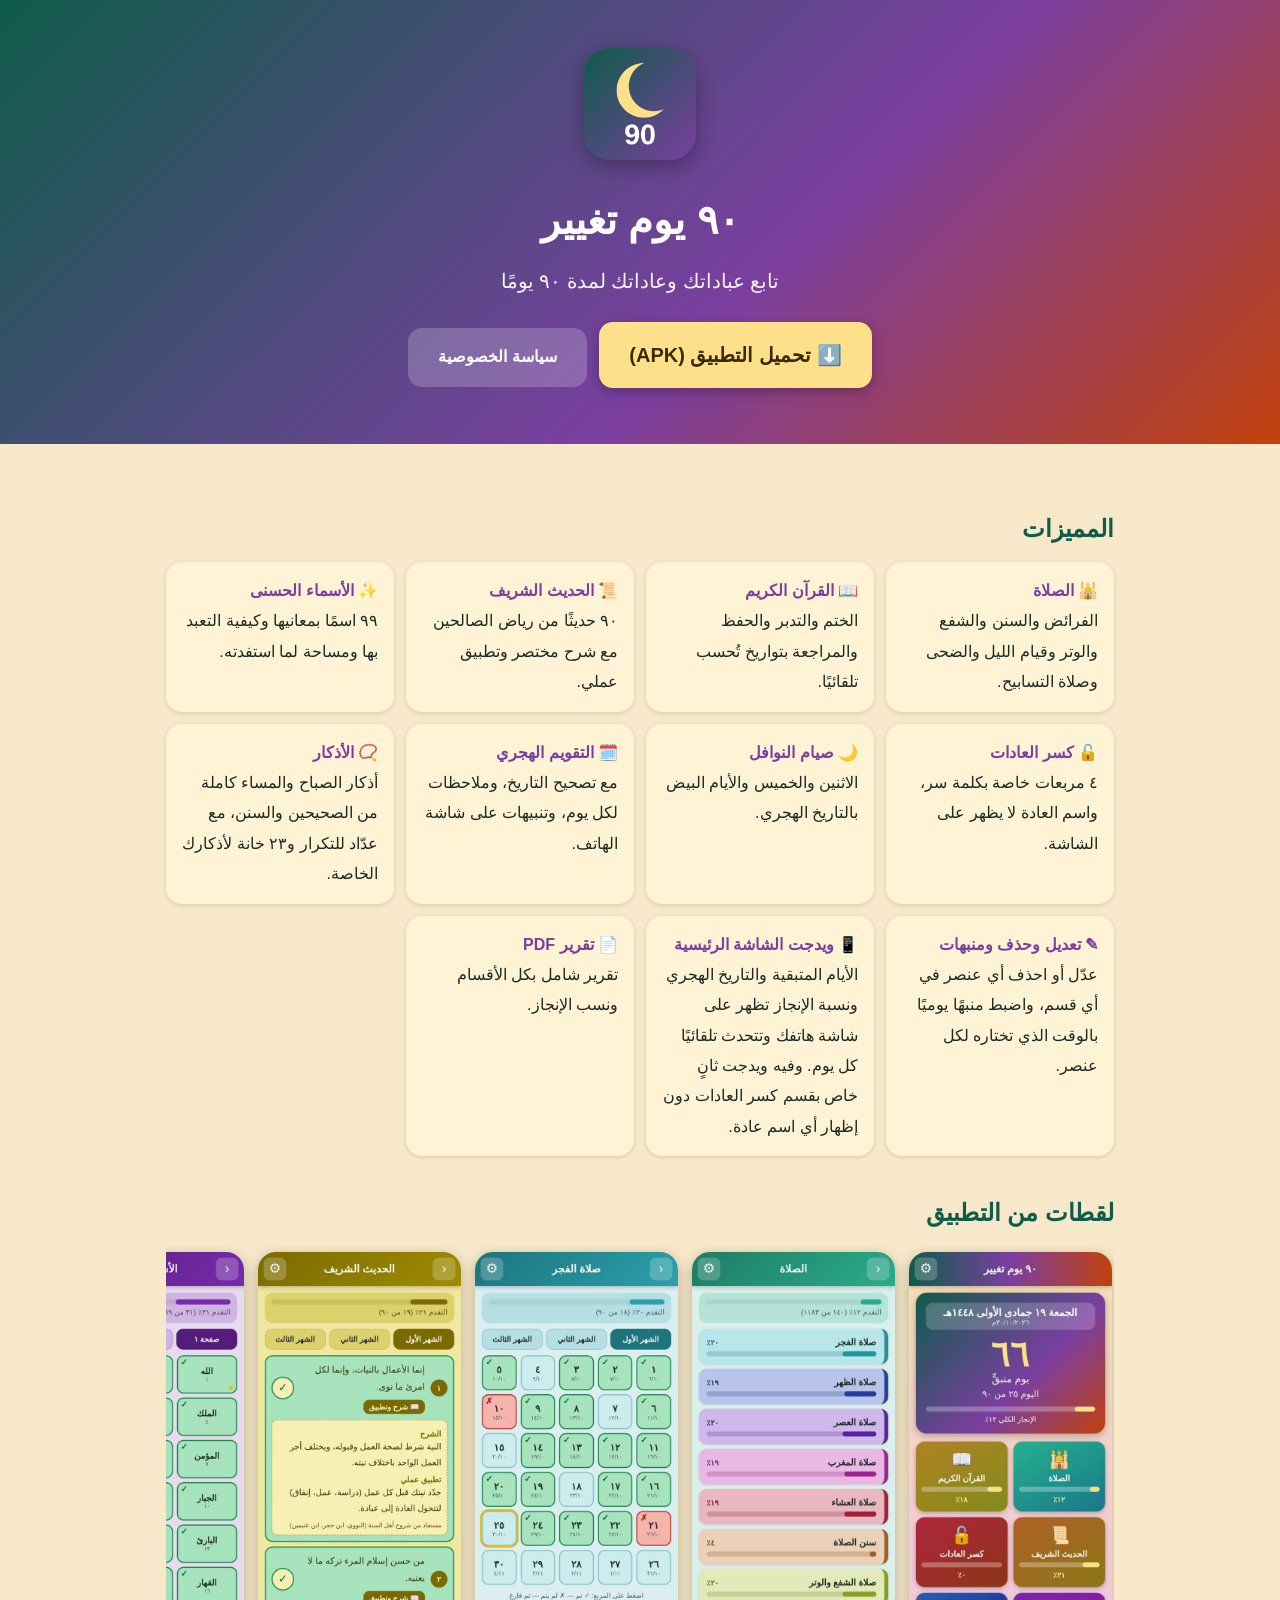
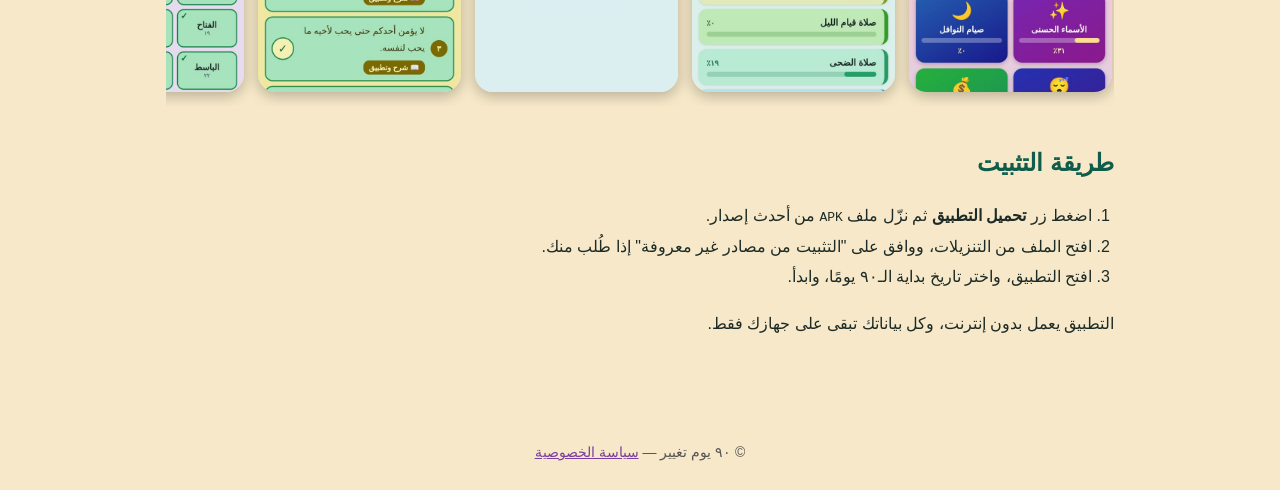
<file: index.html>
<!doctype html>
<html lang="ar" dir="rtl">
<head>
<meta charset="utf-8">
<meta name="viewport" content="width=device-width, initial-scale=1">
<title>٩٠ يوم تغيير — تطبيق متابعة العبادات والعادات</title>
<meta name="description" content="تطبيق ٩٠ يوم تغيير: متابعة الصلوات والسنن والقرآن والأذكار والصيام وكسر العادات على مدى ٩٠ يومًا مع التقويم الهجري والتنبيهات.">
<link rel="icon" href="img/icon-192.png">
<link rel="stylesheet" href="style.css">
</head>
<body>
<header class="hero">
  <img src="img/icon-192.png" alt="أيقونة التطبيق">
  <h1>٩٠ يوم تغيير</h1>
  <p class="tag">تابع عباداتك وعاداتك لمدة ٩٠ يومًا</p>
  <a class="btn" id="dl" href="#">⬇️ تحميل التطبيق (APK)</a>
  <a class="btn alt" href="privacy.html">سياسة الخصوصية</a>
</header>
<main>
  <h2>المميزات</h2>
  <div class="grid">
    <div class="card"><b>🕌 الصلاة</b>الفرائض والسنن والشفع والوتر وقيام الليل والضحى وصلاة التسابيح.</div>
    <div class="card"><b>📖 القرآن الكريم</b>الختم والتدبر والحفظ والمراجعة بتواريخ تُحسب تلقائيًا.</div>
    <div class="card"><b>📜 الحديث الشريف</b>٩٠ حديثًا من رياض الصالحين مع شرح مختصر وتطبيق عملي.</div>
    <div class="card"><b>✨ الأسماء الحسنى</b>٩٩ اسمًا بمعانيها وكيفية التعبد بها ومساحة لما استفدته.</div>
    <div class="card"><b>🔓 كسر العادات</b>٤ مربعات خاصة بكلمة سر، واسم العادة لا يظهر على الشاشة.</div>
    <div class="card"><b>🌙 صيام النوافل</b>الاثنين والخميس والأيام البيض بالتاريخ الهجري.</div>
    <div class="card"><b>🗓️ التقويم الهجري</b>مع تصحيح التاريخ، وملاحظات لكل يوم، وتنبيهات على شاشة الهاتف.</div>
    <div class="card"><b>📿 الأذكار</b>أذكار الصباح والمساء كاملة من الصحيحين والسنن، مع عدّاد للتكرار و٢٣ خانة لأذكارك الخاصة.</div>
    <div class="card"><b>✎ تعديل وحذف ومنبهات</b>عدّل أو احذف أي عنصر في أي قسم، واضبط منبهًا يوميًا بالوقت الذي تختاره لكل عنصر.</div>
    <div class="card"><b>📱 ويدجت الشاشة الرئيسية</b>الأيام المتبقية والتاريخ الهجري ونسبة الإنجاز تظهر على شاشة هاتفك وتتحدث تلقائيًا كل يوم. وفيه ويدجت ثانٍ خاص بقسم كسر العادات دون إظهار أي اسم عادة.</div>
    <div class="card"><b>📄 تقرير PDF</b>تقرير شامل بكل الأقسام ونسب الإنجاز.</div>
  </div>

  <h2>لقطات من التطبيق</h2>
  <div class="shots">
    <img src="img/1-home.jpg" alt="الرئيسية"><img src="img/2-salah.jpg" alt="الصلاة"><img src="img/3-fajr.jpg" alt="الفجر">
    <img src="img/4-hadith.jpg" alt="الحديث"><img src="img/5-names.jpg" alt="الأسماء الحسنى"><img src="img/6-calendar.jpg" alt="التقويم">
  </div>

  <h2>طريقة التثبيت</h2>
  <ol>
    <li>اضغط زر <b>تحميل التطبيق</b> ثم نزّل ملف <code>APK</code> من أحدث إصدار.</li>
    <li>افتح الملف من التنزيلات، ووافق على "التثبيت من مصادر غير معروفة" إذا طُلب منك.</li>
    <li>افتح التطبيق، واختر تاريخ بداية الـ٩٠ يومًا، وابدأ.</li>
  </ol>
  <p>التطبيق يعمل بدون إنترنت، وكل بياناتك تبقى على جهازك فقط.</p>
</main>
<footer>© ٩٠ يوم تغيير — <a href="privacy.html">سياسة الخصوصية</a></footer>
<script>
  // رابط التحميل: يُحسب تلقائيًا من عنوان موقع GitHub Pages (اسم المستخدم.github.io/اسم المستودع)
  (function () {
    var host = location.hostname, repo = location.pathname.split('/')[1];
    var a = document.getElementById('dl');
    if (/\.github\.io$/.test(host) && repo) a.href = 'https://github.com/' + host.split('.')[0] + '/' + repo + '/releases/latest';
  })();
</script>
</body>
</html>
</file>
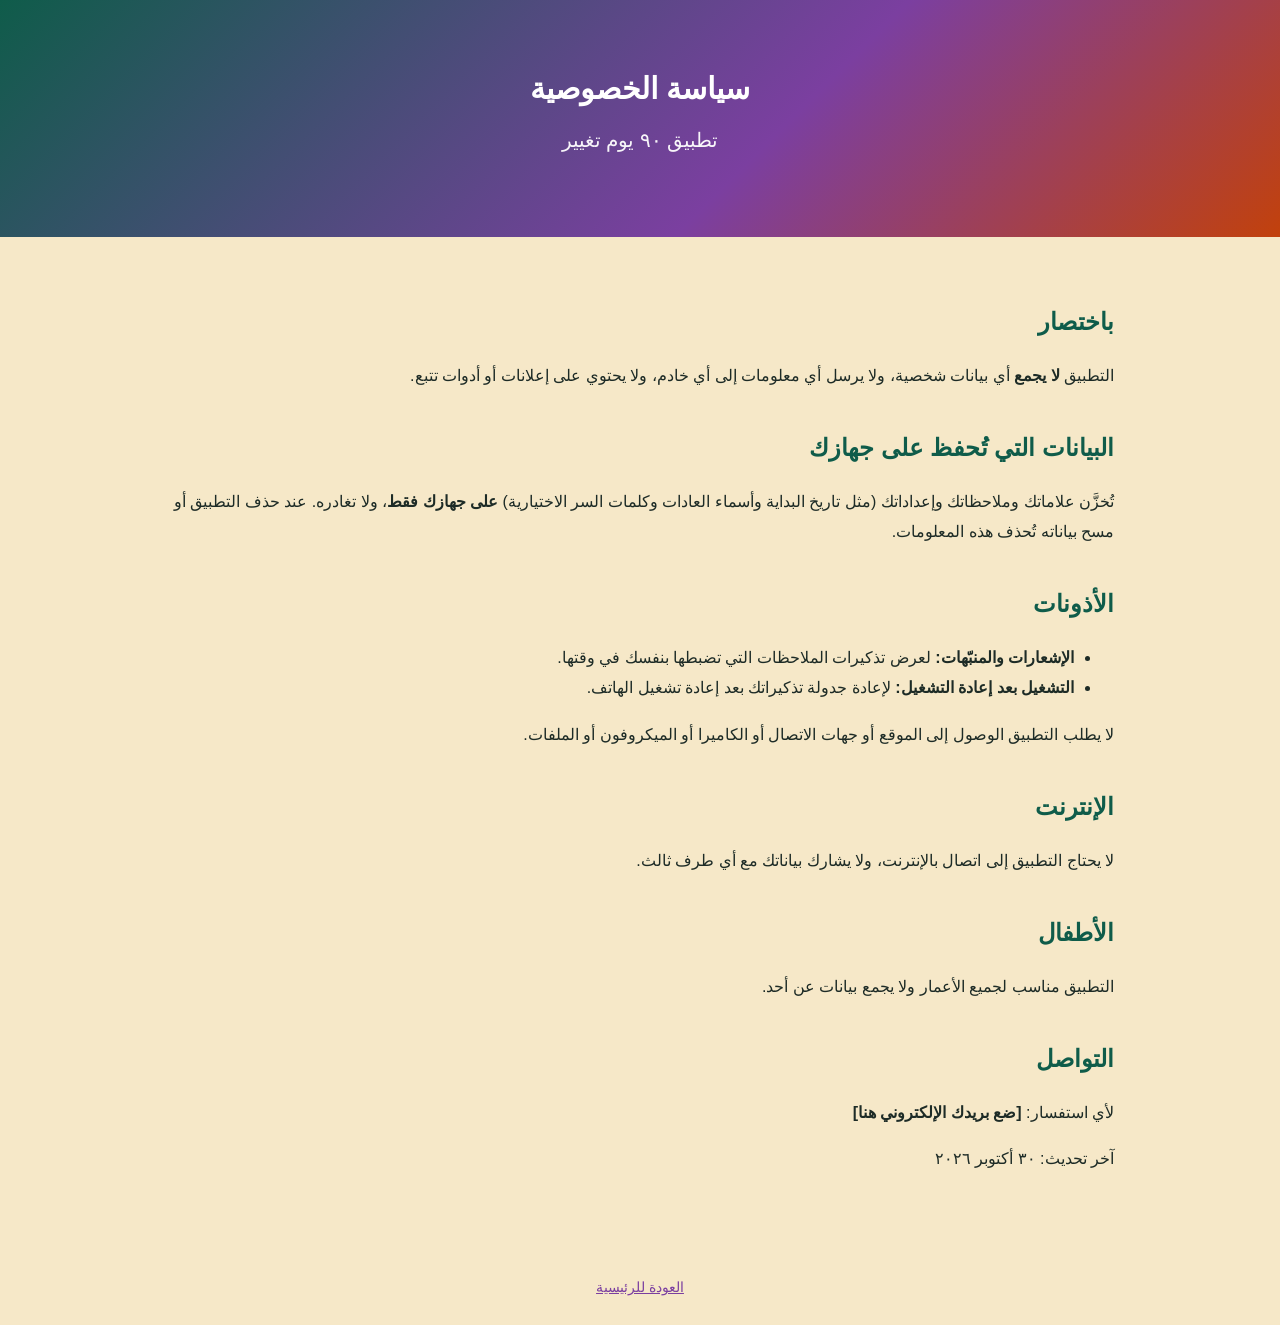
<file: privacy.html>
<!doctype html>
<html lang="ar" dir="rtl">
<head><meta charset="utf-8"><meta name="viewport" content="width=device-width, initial-scale=1"><title>سياسة الخصوصية — ٩٠ يوم تغيير</title><link rel="stylesheet" href="style.css"></head>
<body>
<header class="hero"><h1 style="font-size:30px">سياسة الخصوصية</h1><p class="tag">تطبيق ٩٠ يوم تغيير</p></header>
<main>
<h2>باختصار</h2>
<p>التطبيق <b>لا يجمع</b> أي بيانات شخصية، ولا يرسل أي معلومات إلى أي خادم، ولا يحتوي على إعلانات أو أدوات تتبع.</p>
<h2>البيانات التي تُحفظ على جهازك</h2>
<p>تُخزَّن علاماتك وملاحظاتك وإعداداتك (مثل تاريخ البداية وأسماء العادات وكلمات السر الاختيارية) <b>على جهازك فقط</b>، ولا تغادره. عند حذف التطبيق أو مسح بياناته تُحذف هذه المعلومات.</p>
<h2>الأذونات</h2>
<ul>
<li><b>الإشعارات والمنبّهات:</b> لعرض تذكيرات الملاحظات التي تضبطها بنفسك في وقتها.</li>
<li><b>التشغيل بعد إعادة التشغيل:</b> لإعادة جدولة تذكيراتك بعد إعادة تشغيل الهاتف.</li>
</ul>
<p>لا يطلب التطبيق الوصول إلى الموقع أو جهات الاتصال أو الكاميرا أو الميكروفون أو الملفات.</p>
<h2>الإنترنت</h2>
<p>لا يحتاج التطبيق إلى اتصال بالإنترنت، ولا يشارك بياناتك مع أي طرف ثالث.</p>
<h2>الأطفال</h2>
<p>التطبيق مناسب لجميع الأعمار ولا يجمع بيانات عن أحد.</p>
<h2>التواصل</h2>
<p>لأي استفسار: <b>[ضع بريدك الإلكتروني هنا]</b></p>
<p>آخر تحديث: ٣٠ أكتوبر ٢٠٢٦</p>
</main>
<footer><a href="index.html">العودة للرئيسية</a></footer>
</body></html>
</file>
<file: style.css>
:root{--g:#0f5c4a;--p:#7b3fa0;--o:#c2410c;--gold:#ffe08a;--bg:#f6e8c8;--tx:#1d2b26}
*{box-sizing:border-box}body{margin:0;font-family:"Noto Naskh Arabic","Noto Sans Arabic",Tahoma,sans-serif;background:var(--bg);color:var(--tx);line-height:1.9}
header.hero{background:linear-gradient(135deg,var(--g),var(--p) 60%,var(--o));color:#fff;text-align:center;padding:48px 16px 56px}
header.hero img{width:112px;height:112px;border-radius:26px;box-shadow:0 6px 20px rgba(0,0,0,.3)}
h1{margin:12px 0 4px;font-size:40px}.tag{opacity:.95;font-size:20px;margin:0 0 22px}
.btn{display:inline-block;background:var(--gold);color:#3b2a00;font-weight:800;padding:14px 30px;border-radius:14px;text-decoration:none;font-size:20px;box-shadow:0 4px 12px rgba(0,0,0,.25)}
.btn.alt{background:rgba(255,255,255,.2);color:#fff;margin-inline-start:8px;font-size:16px;box-shadow:none}
main{max-width:980px;margin:0 auto;padding:28px 16px 60px}h2{color:var(--g);margin:34px 0 10px}
.grid{display:grid;grid-template-columns:repeat(auto-fit,minmax(220px,1fr));gap:12px}
.card{background:#fff3d6;border-radius:16px;padding:14px 16px;box-shadow:0 1px 4px rgba(0,0,0,.12)}.card b{display:block;color:var(--p)}
.shots{display:flex;gap:14px;overflow-x:auto;padding:6px 2px 14px;scroll-snap-type:x mandatory}
.shots img{height:440px;border-radius:18px;box-shadow:0 4px 14px rgba(0,0,0,.25);scroll-snap-align:center;flex:none}
ol{padding-inline-start:22px}footer{text-align:center;padding:24px;color:#555;font-size:14px}a{color:var(--p)}
</file>
